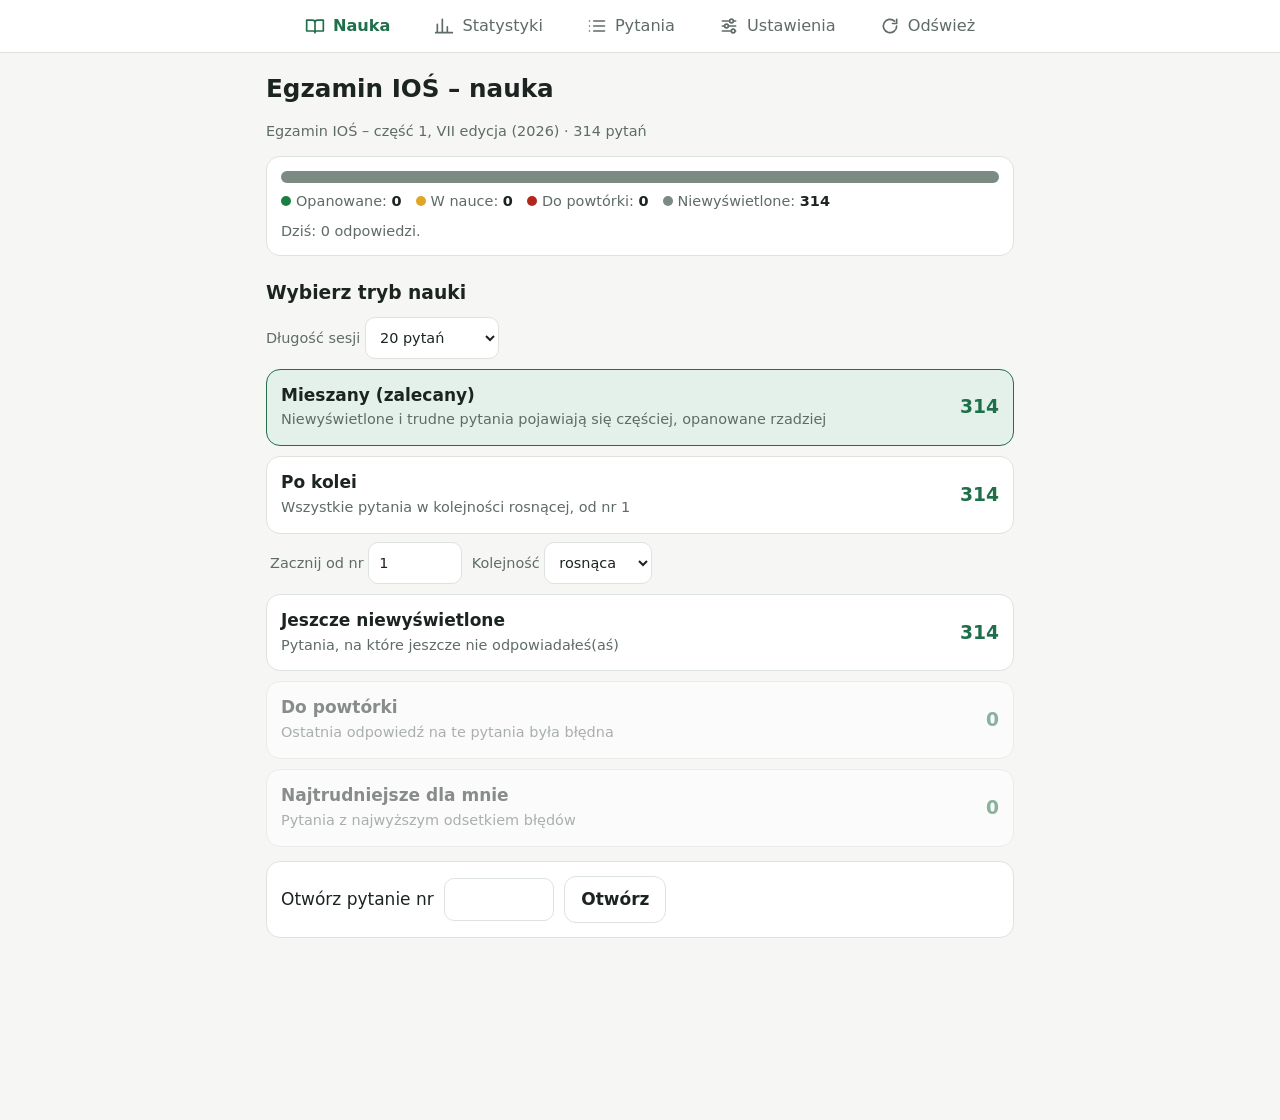
<file: index.html>
<!doctype html>
<html lang="pl">
<head>
<meta charset="utf-8">
<meta name="viewport" content="width=device-width, initial-scale=1, viewport-fit=cover">
<title>Egzamin IOŚ – nauka</title>
<link rel="manifest" href="manifest.webmanifest">
<meta name="theme-color" content="#1f6f4a">
<link rel="icon" href="icons/icon-192.png">
<link rel="apple-touch-icon" href="icons/apple-touch-icon.png">
<meta name="mobile-web-app-capable" content="yes">
<meta name="apple-mobile-web-app-capable" content="yes">
<meta name="apple-mobile-web-app-title" content="Egzamin IOŚ">
<link rel="stylesheet" href="style.css?v=1.1.9">
</head>
<body>
<main id="view"><p class="muted" style="padding:16px">Ładowanie…</p></main>
<nav id="nav" aria-label="Nawigacja">
  <a href="#/" data-r="home"><svg viewBox="0 0 24 24" aria-hidden="true"><path d="M2 5h7a3 3 0 0 1 3 3v12a2 2 0 0 0-2-2H2z M22 5h-7a3 3 0 0 0-3 3v12a2 2 0 0 1 2-2h8z"/></svg><span>Nauka</span></a>
  <a href="#/stats" data-r="stats"><svg viewBox="0 0 24 24" aria-hidden="true"><path d="M4 20V10M10 20V4M16 20v-7M22 20H2"/></svg><span>Statystyki</span></a>
  <a href="#/list" data-r="list"><svg viewBox="0 0 24 24" aria-hidden="true"><path d="M8 6h13M8 12h13M8 18h13M3 6h.01M3 12h.01M3 18h.01"/></svg><span>Pytania</span></a>
  <a href="#/settings" data-r="settings"><svg viewBox="0 0 24 24" aria-hidden="true"><path d="M4 6h8M18 6h2M4 12h2M12 12h8M4 18h10M20 18h0"/><circle cx="15" cy="6" r="2.2"/><circle cx="9" cy="12" r="2.2"/><circle cx="17" cy="18" r="2.2"/></svg><span>Ustawienia</span></a>
  <button id="rfsh" type="button" data-act="refresh" title="Odśwież aplikację (pobierz najnowszą wersję)"><svg viewBox="0 0 24 24" aria-hidden="true"><path d="M20 12a8 8 0 1 1-2.5-5.8M20 4v5h-5"/></svg><span>Odśwież</span></button>
</nav>
<div id="toast" role="status" aria-live="polite"></div>
<div id="modal"></div>
<script src="app.js?v=1.1.9"></script>
</body>
</html>
</file>
<file: style.css>
:root {
  --bg: #f6f7f5; --card: #ffffff; --fg: #1c2421; --muted: #5f6b65; --line: #dde3df;
  --pri: #1f6f4a; --pri-fg: #ffffff; --pri-soft: #e4f1ea;
  --ok: #1b7f43; --okbg: #e3f4e8; --bad: #b3261e; --badbg: #fbe6e4;
  --warn: #7a5200; --warnbg: #fff3d6; --new: #7b8a83;
  --nav-h: 60px; --fs: 17px;
}
html[data-theme="dark"] {
  --bg: #121614; --card: #1c211f; --fg: #e8ece9; --muted: #9aa6a0; --line: #313a36;
  --pri: #4cae80; --pri-fg: #0b1a12; --pri-soft: #1d2e25;
  --ok: #5fcf8a; --okbg: #17301f; --bad: #ff8a80; --badbg: #3a1d1b;
  --warn: #f0c36a; --warnbg: #3a2f14; --new: #8a9892;
}
@media (prefers-color-scheme: dark) {
  html:not([data-theme="light"]) {
    --bg: #121614; --card: #1c211f; --fg: #e8ece9; --muted: #9aa6a0; --line: #313a36;
    --pri: #4cae80; --pri-fg: #0b1a12; --pri-soft: #1d2e25;
    --ok: #5fcf8a; --okbg: #17301f; --bad: #ff8a80; --badbg: #3a1d1b;
    --warn: #f0c36a; --warnbg: #3a2f14; --new: #8a9892;
  }
}
html { font-size: var(--fs); -webkit-text-size-adjust: 100%; }
/* wyłącza gest „ściągnij w dół, aby odświeżyć” (Android/Chrome), który przerywał sesję */
html, body { overscroll-behavior-y: none; }
html.fs-s { --fs: 15px; } html.fs-l { --fs: 19px; } html.fs-xl { --fs: 21px; }
* { box-sizing: border-box; }
body {
  margin: 0; background: var(--bg); color: var(--fg);
  font-family: system-ui, -apple-system, "Segoe UI", Roboto, "Helvetica Neue", Arial, sans-serif;
  line-height: 1.4; min-height: 100vh; min-height: 100dvh;
}
#view { max-width: 780px; margin: 0 auto; padding: 16px 16px calc(var(--nav-h) + 150px + env(safe-area-inset-bottom)); }
h1 { font-size: 1.45rem; margin: .2rem 0 .3rem; }
h2 { font-size: 1.1rem; margin: 1.4rem 0 .6rem; }
h3 { font-size: 1rem; margin: 0 0 .5rem; }
.muted { color: var(--muted); }
.small { font-size: .85rem; }
.card { background: var(--card); border: 1px solid var(--line); border-radius: 14px; padding: 14px; margin: 0 0 12px; }
.grid { display: grid; gap: 10px; grid-template-columns: repeat(auto-fit, minmax(150px, 1fr)); margin: 0 0 12px; }
.stat { background: var(--card); border: 1px solid var(--line); border-radius: 14px; padding: 12px 14px; }
.stat b { display: block; font-size: 1.6rem; line-height: 1.1; }
.stat span { color: var(--muted); font-size: .82rem; }
.good { color: var(--ok); } .badc { color: var(--bad); }

/* nawigacja */
#nav {
  position: fixed; left: 0; right: 0; bottom: 0; z-index: 20; display: flex;
  background: var(--card); border-top: 1px solid var(--line); padding-bottom: env(safe-area-inset-bottom);
}
#nav a {
  flex: 1; display: flex; flex-direction: column; align-items: center; justify-content: center; gap: 2px;
  height: var(--nav-h); color: var(--muted); text-decoration: none; font-size: .72rem;
}
#rfsh { display: none; flex: 0 0 auto; align-items: center; gap: 8px; padding: 0 22px; height: 52px; font: inherit; font-size: .95rem; color: var(--muted); background: none; border: 0; cursor: pointer; }
#rfsh:hover { color: var(--fg); }
#nav svg { width: 24px; height: 24px; fill: none; stroke: currentColor; stroke-width: 2; stroke-linecap: round; stroke-linejoin: round; }
#nav a.on { color: var(--pri); font-weight: 650; }
@media (min-width: 760px) {
  body { display: flex; flex-direction: column; }
  #nav { position: sticky; top: 0; bottom: auto; order: -1; border-top: 0; border-bottom: 1px solid var(--line); justify-content: center; padding-bottom: 0; }
  #nav a { flex: 0 0 auto; flex-direction: row; gap: 8px; padding: 0 22px; height: 52px; font-size: .95rem; }
  #nav svg { width: 20px; height: 20px; }
  #rfsh { display: flex; }
  #view { width: 100%; padding-bottom: 170px; }
}

/* przyciski */
.btn {
  font: inherit; border: 1px solid var(--line); background: var(--card); color: var(--fg);
  border-radius: 12px; padding: 11px 16px; min-height: 46px; cursor: pointer; font-weight: 600;
}
.btn:hover { border-color: var(--pri); }
.btn.pri { background: var(--pri); color: var(--pri-fg); border-color: var(--pri); }
.btn.danger { color: var(--bad); border-color: var(--bad); }
.btn.ghost { background: transparent; }
.btn[disabled] { opacity: .5; cursor: default; }
.btns { display: flex; flex-wrap: wrap; gap: 8px; }
.btns .btn { flex: 1 1 auto; }

/* tryby nauki */
.mode {
  display: flex; align-items: center; gap: 12px; width: 100%; text-align: left; font: inherit; color: inherit;
  background: var(--card); border: 1px solid var(--line); border-radius: 14px; padding: 14px; margin: 0 0 10px; cursor: pointer;
}
.mode:hover { border-color: var(--pri); }
.mode[disabled] { opacity: .5; cursor: default; }
.mode .t { flex: 1; } .mode .t b { display: block; } .mode .t span { color: var(--muted); font-size: .85rem; }
.mode .n { font-weight: 700; color: var(--pri); font-size: 1.1rem; }
.mode.rec { border-color: var(--pri); background: var(--pri-soft); }
.row { display: flex; gap: 10px; align-items: center; flex-wrap: wrap; }
select, input[type=number], input[type=search], input[type=text] {
  font: inherit; color: var(--fg); background: var(--card); border: 1px solid var(--line);
  border-radius: 10px; padding: 9px 10px; min-height: 42px;
}
input[type=search] { width: 100%; }

/* pasek */
.bar { display: flex; height: 12px; border-radius: 7px; overflow: hidden; background: var(--line); }
.bar i { display: block; height: 100%; }
.c-mastered { background: var(--ok); } .c-learning { background: #e0a526; } .c-hard { background: var(--bad); } .c-new { background: var(--new); }
.legend { display: flex; flex-wrap: wrap; gap: 4px 14px; margin-top: 8px; font-size: .85rem; color: var(--muted); }
.legend b { color: var(--fg); }
.dot { display: inline-block; width: 10px; height: 10px; border-radius: 50%; margin-right: 5px; vertical-align: baseline; }

/* pytanie */
.qhead { display: flex; align-items: center; gap: 10px; margin-bottom: 6px; }
.qhead .no { font-weight: 700; }
.qhead .sp { flex: 1; }
.tally { font-variant-numeric: tabular-nums; font-size: .9rem; }
.prog { height: 5px; background: var(--line); border-radius: 3px; overflow: hidden; margin-bottom: 14px; }
.prog i { display: block; height: 100%; background: var(--pri); }
.qnav { display: flex; align-items: center; gap: 8px; margin: -4px 0 10px; }
.qnav .sp { flex: 1; }
.qnav .btn { min-height: 36px; padding: 4px 12px; font-size: .9rem; }
.qtext { font-size: 1.1rem; font-weight: 600; margin: 0 0 14px; white-space: pre-line; overflow-wrap: anywhere; }
.opt {
  display: flex; gap: 12px; width: 100%; text-align: left; align-items: flex-start; font: inherit; color: inherit;
  background: var(--card); border: 2px solid var(--line); border-radius: 14px; padding: 12px 14px; margin: 0 0 10px; cursor: pointer;
}
.opt:hover:not([disabled]) { border-color: var(--pri); }
.opt .let {
  flex: 0 0 auto; width: 2rem; height: 2rem; border-radius: 50%; display: grid; place-items: center;
  background: var(--line); font-weight: 700; text-transform: uppercase;
}
.opt .txt { flex: 1; white-space: pre-line; overflow-wrap: anywhere; line-height: 1.4; padding-top: 3px; }
.opt .mk { flex: 0 0 auto; font-weight: 800; padding-top: 3px; }
.opt[disabled] { cursor: default; }
.opt.ok { border-color: var(--ok); background: var(--okbg); }
.opt.ok .let { background: var(--ok); color: var(--pri-fg); }
.opt.ok .mk { color: var(--ok); }
.opt.bad { border-color: var(--bad); background: var(--badbg); }
.opt.bad .let { background: var(--bad); color: #fff; }
.opt.bad .mk { color: var(--bad); }
.opt.dim { opacity: .55; }
.opt.sel { border-color: var(--pri); }

.fb {
  position: sticky; bottom: calc(var(--nav-h) + env(safe-area-inset-bottom) + 8px);
  background: var(--card); border: 2px solid var(--line); border-radius: 14px; padding: 12px; margin-top: 8px;
  box-shadow: 0 6px 22px rgba(0,0,0,.14); z-index: 5;
}
@media (min-width: 760px) { .fb { bottom: 12px; } }
/* z wyjaśnieniem: ramka płynie razem ze stroną (można przewinąć do pytania), przyklejony jest tylko przycisk „dalej” */
.fb.long { position: static; box-shadow: none; }
.fb.long .btns { position: sticky; bottom: calc(var(--nav-h) + env(safe-area-inset-bottom) + 8px); background: var(--card); padding: 8px 0 2px; margin-top: 4px; z-index: 5; }
@media (min-width: 760px) { .fb.long .btns { bottom: 12px; } }
.fb.ok { border-color: var(--ok); } .fb.bad { border-color: var(--bad); } .fb.info { border-color: var(--warn); }
.fb .msg { font-weight: 700; margin-bottom: 8px; }
.fb.ok .msg { color: var(--ok); } .fb.bad .msg { color: var(--bad); } .fb.info .msg { color: var(--warn); }
.expl { background: var(--pri-soft); border-radius: 12px; padding: 12px 14px; margin: 4px 0 10px; white-space: pre-line; }
.expl h3 { margin-bottom: 4px; }
.note { background: var(--warnbg); color: var(--fg); border-radius: 12px; padding: 10px 14px; margin: 4px 0 10px; font-size: .92rem; }
.kbd { font-size: .8rem; color: var(--muted); margin-top: 10px; }
@media (max-width: 759px) { .kbd { display: none; } }

/* listy */
.chips { display: flex; flex-wrap: wrap; gap: 6px; margin: 10px 0; }
.chip { font: inherit; font-size: .85rem; border: 1px solid var(--line); background: var(--card); color: var(--fg); border-radius: 20px; padding: 6px 12px; cursor: pointer; }
.chip.on { background: var(--pri); color: var(--pri-fg); border-color: var(--pri); }
.qrow {
  display: flex; gap: 10px; align-items: flex-start; width: 100%; text-align: left; font: inherit; color: inherit;
  background: var(--card); border: 1px solid var(--line); border-radius: 12px; padding: 10px 12px; margin: 0 0 8px; cursor: pointer;
}
.qrow:hover { border-color: var(--pri); }
.qrow .id { flex: 0 0 2.6rem; font-weight: 700; color: var(--muted); font-variant-numeric: tabular-nums; }
.qrow .tx { flex: 1; overflow-wrap: anywhere; }
.qrow .tx small { display: block; color: var(--muted); margin-top: 2px; }
.tag { font-size: .75rem; border-radius: 10px; padding: 2px 8px; white-space: nowrap; border: 1px solid var(--line); color: var(--muted); }
.tag.mastered { color: var(--ok); border-color: var(--ok); } .tag.hard { color: var(--bad); border-color: var(--bad); }
.tag.learning { color: var(--warn); border-color: var(--warn); }

/* sekcja „Błędne odpowiedzi z ostatniej sesji” na ekranie głównym */
.rvhead { display: flex; align-items: center; gap: 10px; }
.rvhead h2 { flex: 1; margin: 0; font-size: 1.05rem; }
.rvx { min-height: 36px; padding: 4px 12px; }
.rvlist { max-height: 42vh; overflow-y: auto; overscroll-behavior: contain; margin-top: 8px; }
.rvlist .qrow:last-child { margin-bottom: 0; }
.qrow.done { opacity: .5; }

svg.chart { width: 100%; height: auto; display: block; }
svg.chart text { fill: var(--muted); font-size: 15px; }
svg.chart .gl line { stroke: var(--line); }
svg.chart .bars rect { fill: var(--line); }
svg.chart .ln { fill: none; stroke: var(--pri); stroke-width: 2.5; stroke-linejoin: round; }
svg.chart .pt { fill: var(--pri); stroke: var(--card); stroke-width: 2; }

/* toast i modal */
#toast { position: fixed; left: 50%; transform: translateX(-50%); bottom: calc(var(--nav-h) + env(safe-area-inset-bottom) + 14px); z-index: 50; display: flex; flex-direction: column; gap: 8px; align-items: center; pointer-events: none; width: calc(100% - 24px); max-width: 520px; }
#toast .t { pointer-events: auto; background: #26302b; color: #fff; padding: 11px 16px; border-radius: 12px; box-shadow: 0 6px 20px rgba(0,0,0,.3); display: flex; gap: 14px; align-items: center; }
#toast .t button { font: inherit; font-weight: 700; color: #9be3bc; background: none; border: 0; cursor: pointer; padding: 4px; }
#toast .t.alert { background: #c62828; border: 2px solid #fff; padding: 14px 16px; font-weight: 600; box-shadow: 0 8px 28px rgba(0,0,0,.45); }
#toast .t.alert span { flex: 1; }
#toast .t.alert button { color: #c62828; background: #fff; border-radius: 10px; padding: 9px 14px; min-height: 40px; }
#toast .t.alert button.x { color: #fff; background: transparent; padding: 4px 8px; min-height: 0; }
.mback { position: fixed; inset: 0; background: rgba(0,0,0,.5); z-index: 60; display: grid; place-items: center; padding: 16px; }
.mbox { background: var(--card); color: var(--fg); border-radius: 16px; padding: 18px; max-width: 460px; width: 100%; max-height: 90vh; overflow: auto; }
.mbody { margin: 0 0 14px; white-space: pre-line; }
.mbtns { display: flex; flex-wrap: wrap; gap: 8px; justify-content: flex-end; }
.hidden { display: none !important; }
table.t { width: 100%; border-collapse: collapse; font-size: .92rem; }
table.t td, table.t th { text-align: left; padding: 8px 6px; border-bottom: 1px solid var(--line); vertical-align: top; }
table.t th { color: var(--muted); font-weight: 600; font-size: .8rem; }
table.t tr.click { cursor: pointer; } table.t tr.click:hover td { background: var(--pri-soft); }
table.t td.num { white-space: nowrap; font-variant-numeric: tabular-nums; }

.kh { font-weight: 400; opacity: .7; }
@media (max-width: 759px) { .kh { display: none; } }
.seqopt { margin: -2px 0 10px; padding-left: 4px; }
</file>
